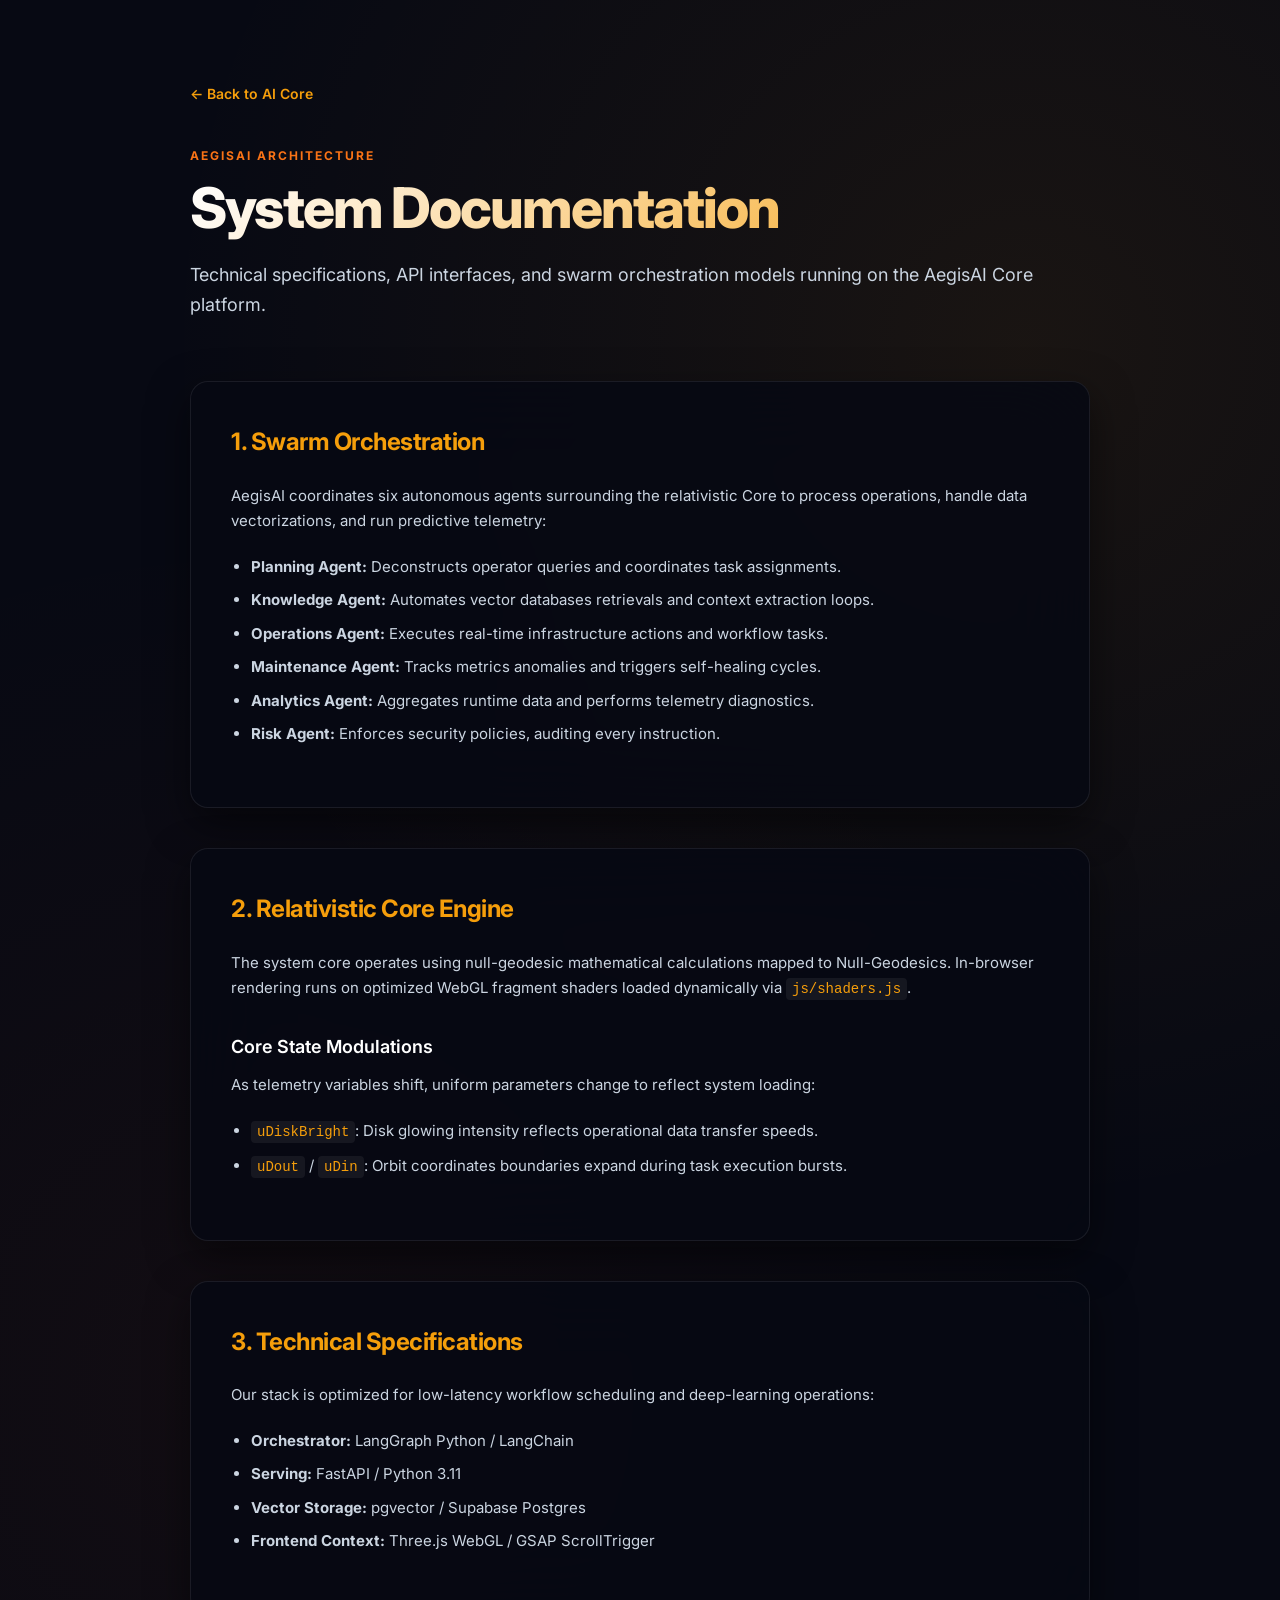
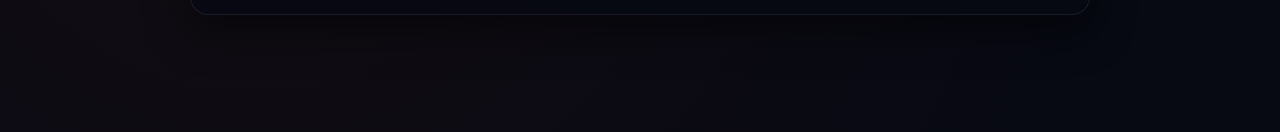
<file: gargantua/docs.html>
<!DOCTYPE html>
<html lang="en">
<head>
  <meta charset="UTF-8">
  <meta name="viewport" content="width=device-width, initial-scale=1.0">
  <title>AegisAI — System Documentation</title>
  <link href="https://fonts.googleapis.com/css2?family=Inter:wght@400;500;600;700;800&display=swap" rel="stylesheet">
  <style>
    :root {
      --primary: #F59E0B;
      --accent: #F97316;
      --aegis-white: #FFFFFF;
      --aegis-gray: #CBD5E1;
      --bg-dark: #070913;
      --font-sans: 'Inter', sans-serif;
    }

    body {
      background-color: var(--bg-dark);
      color: var(--aegis-white);
      font-family: var(--font-sans);
      margin: 0;
      padding: 0;
      line-height: 1.7;
      overflow-x: hidden;
      background-image: radial-gradient(circle at 80% 20%, rgba(245, 158, 11, 0.08) 0%, transparent 50%),
                        radial-gradient(circle at 20% 80%, rgba(234, 88, 12, 0.05) 0%, transparent 50%);
    }

    .container {
      max-width: 900px;
      margin: 0 auto;
      padding: 80px 24px;
    }

    .btn-back {
      display: inline-flex;
      align-items: center;
      color: var(--primary);
      text-decoration: none;
      font-weight: 600;
      font-size: 14px;
      margin-bottom: 40px;
      transition: color 0.3s, transform 0.3s;
    }

    .btn-back:hover {
      color: var(--accent);
      transform: translateX(-4px);
    }

    h1 {
      font-size: clamp(36px, 6vw, 56px);
      font-weight: 800;
      letter-spacing: -2px;
      margin: 0 0 20px 0;
      line-height: 1.1;
      background: linear-gradient(135deg, #ffffff 0%, var(--primary) 100%);
      -webkit-background-clip: text;
      -webkit-text-fill-color: transparent;
    }

    .kicker {
      font-size: 12px;
      font-weight: 700;
      letter-spacing: 2px;
      color: var(--accent);
      text-transform: uppercase;
      margin-bottom: 12px;
    }

    .desc {
      font-size: 18px;
      color: var(--aegis-gray);
      margin-bottom: 60px;
    }

    .doc-section {
      background: rgba(7, 9, 19, 0.85);
      backdrop-filter: blur(40px);
      -webkit-backdrop-filter: blur(40px);
      border: 1px solid rgba(255, 255, 255, 0.08);
      border-radius: 18px;
      padding: 40px;
      margin-bottom: 40px;
      box-shadow: 0 15px 40px rgba(0, 0, 0, 0.5);
    }

    h2 {
      font-size: 24px;
      font-weight: 700;
      margin: 0 0 20px 0;
      color: var(--primary);
      letter-spacing: -0.5px;
    }

    h3 {
      font-size: 18px;
      font-weight: 600;
      margin: 30px 0 10px 0;
      color: var(--aegis-white);
    }

    p {
      color: var(--aegis-gray);
      margin: 0 0 20px 0;
      font-size: 15px;
    }

    ul {
      margin: 0 0 20px 0;
      padding-left: 20px;
      color: var(--aegis-gray);
      font-size: 15px;
    }

    li {
      margin-bottom: 8px;
    }

    code {
      background: rgba(255, 255, 255, 0.06);
      padding: 3px 6px;
      border-radius: 4px;
      font-family: monospace;
      color: var(--primary);
      font-size: 14px;
    }
  </style>
</head>
<body>

  <div class="container">
    <a href="index.html" class="btn-back">← Back to AI Core</a>
    
    <div class="kicker">AEGISAI ARCHITECTURE</div>
    <h1>System Documentation</h1>
    <p class="desc">Technical specifications, API interfaces, and swarm orchestration models running on the AegisAI Core platform.</p>

    <div class="doc-section">
      <h2>1. Swarm Orchestration</h2>
      <p>AegisAI coordinates six autonomous agents surrounding the relativistic Core to process operations, handle data vectorizations, and run predictive telemetry:</p>
      <ul>
        <li><strong>Planning Agent:</strong> Deconstructs operator queries and coordinates task assignments.</li>
        <li><strong>Knowledge Agent:</strong> Automates vector databases retrievals and context extraction loops.</li>
        <li><strong>Operations Agent:</strong> Executes real-time infrastructure actions and workflow tasks.</li>
        <li><strong>Maintenance Agent:</strong> Tracks metrics anomalies and triggers self-healing cycles.</li>
        <li><strong>Analytics Agent:</strong> Aggregates runtime data and performs telemetry diagnostics.</li>
        <li><strong>Risk Agent:</strong> Enforces security policies, auditing every instruction.</li>
      </ul>
    </div>

    <div class="doc-section">
      <h2>2. Relativistic Core Engine</h2>
      <p>The system core operates using null-geodesic mathematical calculations mapped to Null-Geodesics. In-browser rendering runs on optimized WebGL fragment shaders loaded dynamically via <code>js/shaders.js</code>.</p>
      <h3>Core State Modulations</h3>
      <p>As telemetry variables shift, uniform parameters change to reflect system loading:</p>
      <ul>
        <li><code>uDiskBright</code>: Disk glowing intensity reflects operational data transfer speeds.</li>
        <li><code>uDout</code> / <code>uDin</code>: Orbit coordinates boundaries expand during task execution bursts.</li>
      </ul>
    </div>

    <div class="doc-section">
      <h2>3. Technical Specifications</h2>
      <p>Our stack is optimized for low-latency workflow scheduling and deep-learning operations:</p>
      <ul>
        <li><strong>Orchestrator:</strong> LangGraph Python / LangChain</li>
        <li><strong>Serving:</strong> FastAPI / Python 3.11</li>
        <li><strong>Vector Storage:</strong> pgvector / Supabase Postgres</li>
        <li><strong>Frontend Context:</strong> Three.js WebGL / GSAP ScrollTrigger</li>
      </ul>
    </div>
  </div>

</body>
</html>
</file>
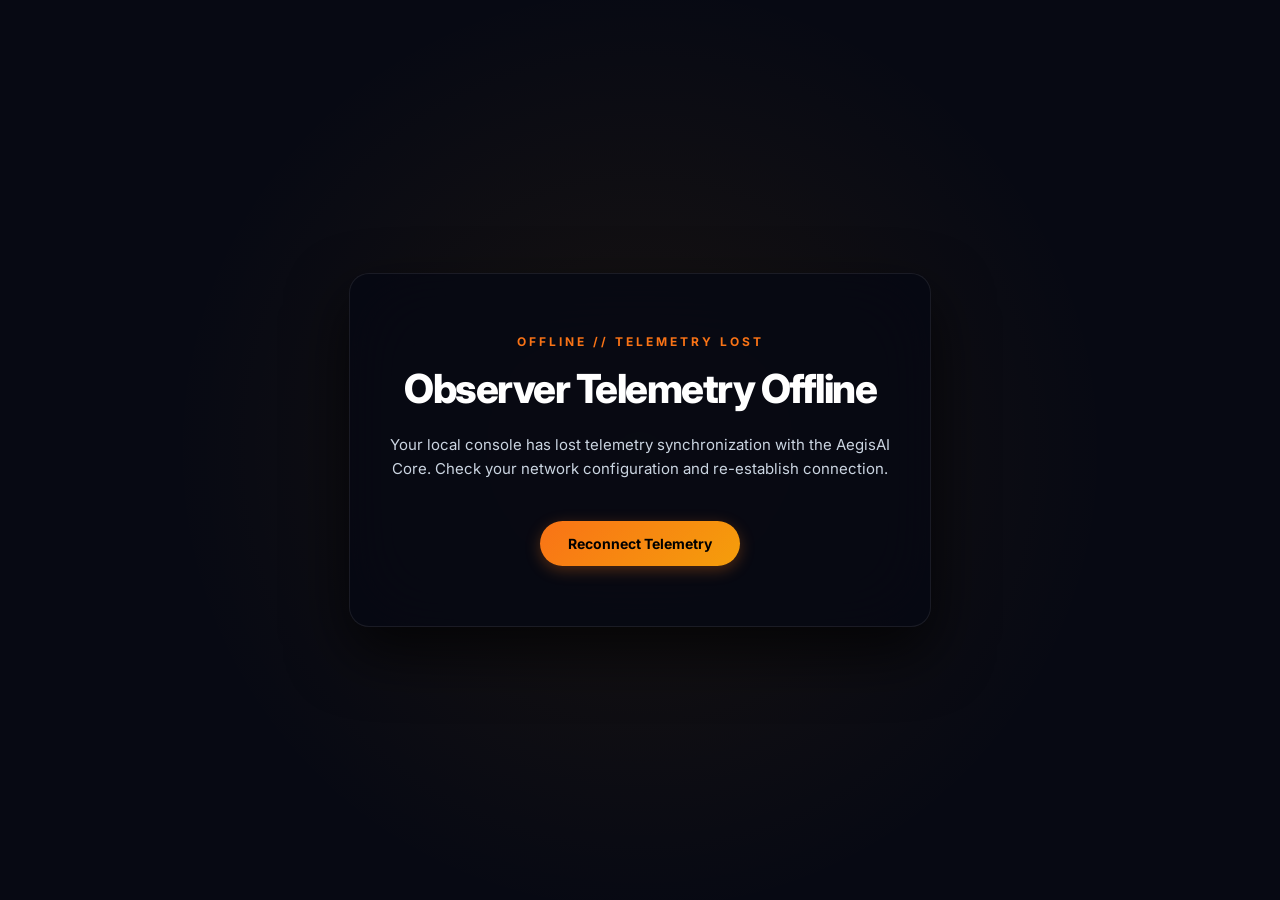
<file: gargantua/offline.html>
<!DOCTYPE html>
<html lang="en">
<head>
  <meta charset="UTF-8">
  <meta name="viewport" content="width=device-width, initial-scale=1.0">
  <title>Offline — Telemetry Offline</title>
  <link href="https://fonts.googleapis.com/css2?family=Inter:wght@400;500;600;700;800&display=swap" rel="stylesheet">
  <style>
    :root {
      --primary: #F59E0B;
      --accent: #F97316;
      --aegis-white: #FFFFFF;
      --aegis-gray: #CBD5E1;
      --bg-dark: #070913;
      --font-sans: 'Inter', sans-serif;
    }

    body {
      background-color: var(--bg-dark);
      color: var(--aegis-white);
      font-family: var(--font-sans);
      margin: 0;
      padding: 0;
      display: flex;
      justify-content: center;
      align-items: center;
      min-height: 100vh;
      overflow: hidden;
      background-image: radial-gradient(circle at center, rgba(245, 158, 11, 0.08) 0%, transparent 60%);
    }

    .error-card {
      background: rgba(7, 9, 19, 0.85);
      backdrop-filter: blur(40px);
      -webkit-backdrop-filter: blur(40px);
      border: 1px solid rgba(255, 255, 255, 0.08);
      border-radius: 20px;
      padding: 60px 40px;
      text-align: center;
      max-width: 500px;
      width: calc(100% - 48px);
      box-shadow: 0 25px 60px rgba(0, 0, 0, 0.7);
    }

    .kicker {
      font-size: 12px;
      font-weight: 700;
      letter-spacing: 3px;
      color: var(--accent);
      text-transform: uppercase;
      margin-bottom: 16px;
    }

    h1 {
      font-size: clamp(28px, 5vw, 40px);
      font-weight: 800;
      letter-spacing: -1.5px;
      margin: 0 0 20px 0;
      line-height: 1.2;
    }

    p {
      color: var(--aegis-gray);
      font-size: 15px;
      line-height: 1.6;
      margin: 0 0 40px 0;
    }

    .btn {
      display: inline-flex;
      align-items: center;
      justify-content: center;
      background: linear-gradient(135deg, var(--accent), var(--primary));
      color: #000000;
      text-decoration: none;
      font-weight: 700;
      font-size: 14px;
      padding: 14px 28px;
      border-radius: 100px;
      transition: transform 0.3s, box-shadow 0.3s;
      box-shadow: 0 4px 15px rgba(249, 115, 22, 0.3);
    }

    .btn:hover {
      transform: translateY(-2px);
      box-shadow: 0 8px 25px rgba(249, 115, 22, 0.5);
    }
  </style>
</head>
<body>

  <div class="error-card">
    <div class="kicker">OFFLINE // TELEMETRY LOST</div>
    <h1>Observer Telemetry Offline</h1>
    <p>Your local console has lost telemetry synchronization with the AegisAI Core. Check your network configuration and re-establish connection.</p>
    <a href="index.html" class="btn">Reconnect Telemetry</a>
  </div>

</body>
</html>
</file>
